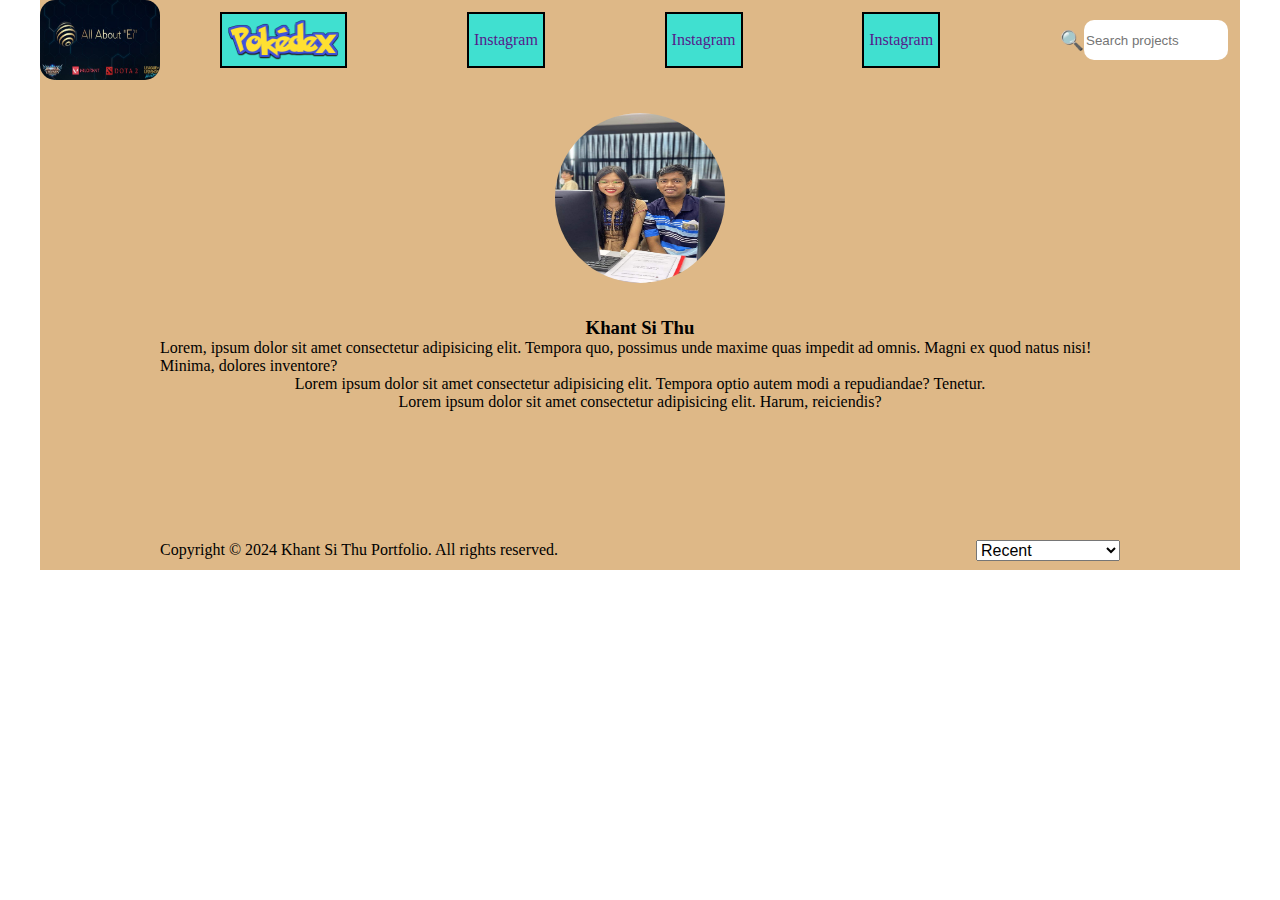
<file: index.html>
<!DOCTYPE html>
<html lang="en">

<head>
    <meta charset="UTF-8">
    <meta name="viewport" content="width=device-width, initial-scale=1.0">
    <link rel="stylesheet" href="portfolio.css">
    <title>My Portfolio</title>
</head>

<body>
    <div class="container">
        <div class="navibar">
            <div class="logo">
                <img src="images/all about ei.jpg" alt="">
            </div>
            <div class="contact">
                <a href="pokedex.html"><img src="images/pokedexlogo.png" alt=""></a>
                <a href="">Instagram</a>
                <a href="">Instagram</a>
                <a href="">Instagram</a>
            </div>
            <div class="search">
                <p class="icon">🔍</p>
                <input type="text" placeholder="Search projects">
            </div>
        </div>

        <div class="profilebox">
            <div class="profileimg">
                <img src="images/received_1743906599341380_1.jpg" alt="">
            </div>
            <div class="profiledescription">
                <h3>Khant Si Thu</h3>
                <p>Lorem, ipsum dolor sit amet consectetur adipisicing elit. Tempora quo, possimus unde maxime quas
                    impedit ad omnis. Magni ex quod natus nisi! Minima, dolores inventore?</p>
                    <p>Lorem ipsum dolor sit amet consectetur adipisicing elit. Tempora optio autem modi a repudiandae? Tenetur.</p>
                    <p>Lorem ipsum dolor sit amet consectetur adipisicing elit. Harum, reiciendis?</p>
            </div>
        </div>




        <div class="footer">
            <p>Copyright &copy; 2024 Khant Si Thu Portfolio. All rights reserved.</p>

            <select class="select" name="" id="toChoose">
                <option disabled value="">All projects</option>
                <option value="">Recent</option>
                <option value="">Javascript</option>
                <option value="">Web development</option>
            </select>

        </div>
    </div>
  
</body>

</html>
</file>
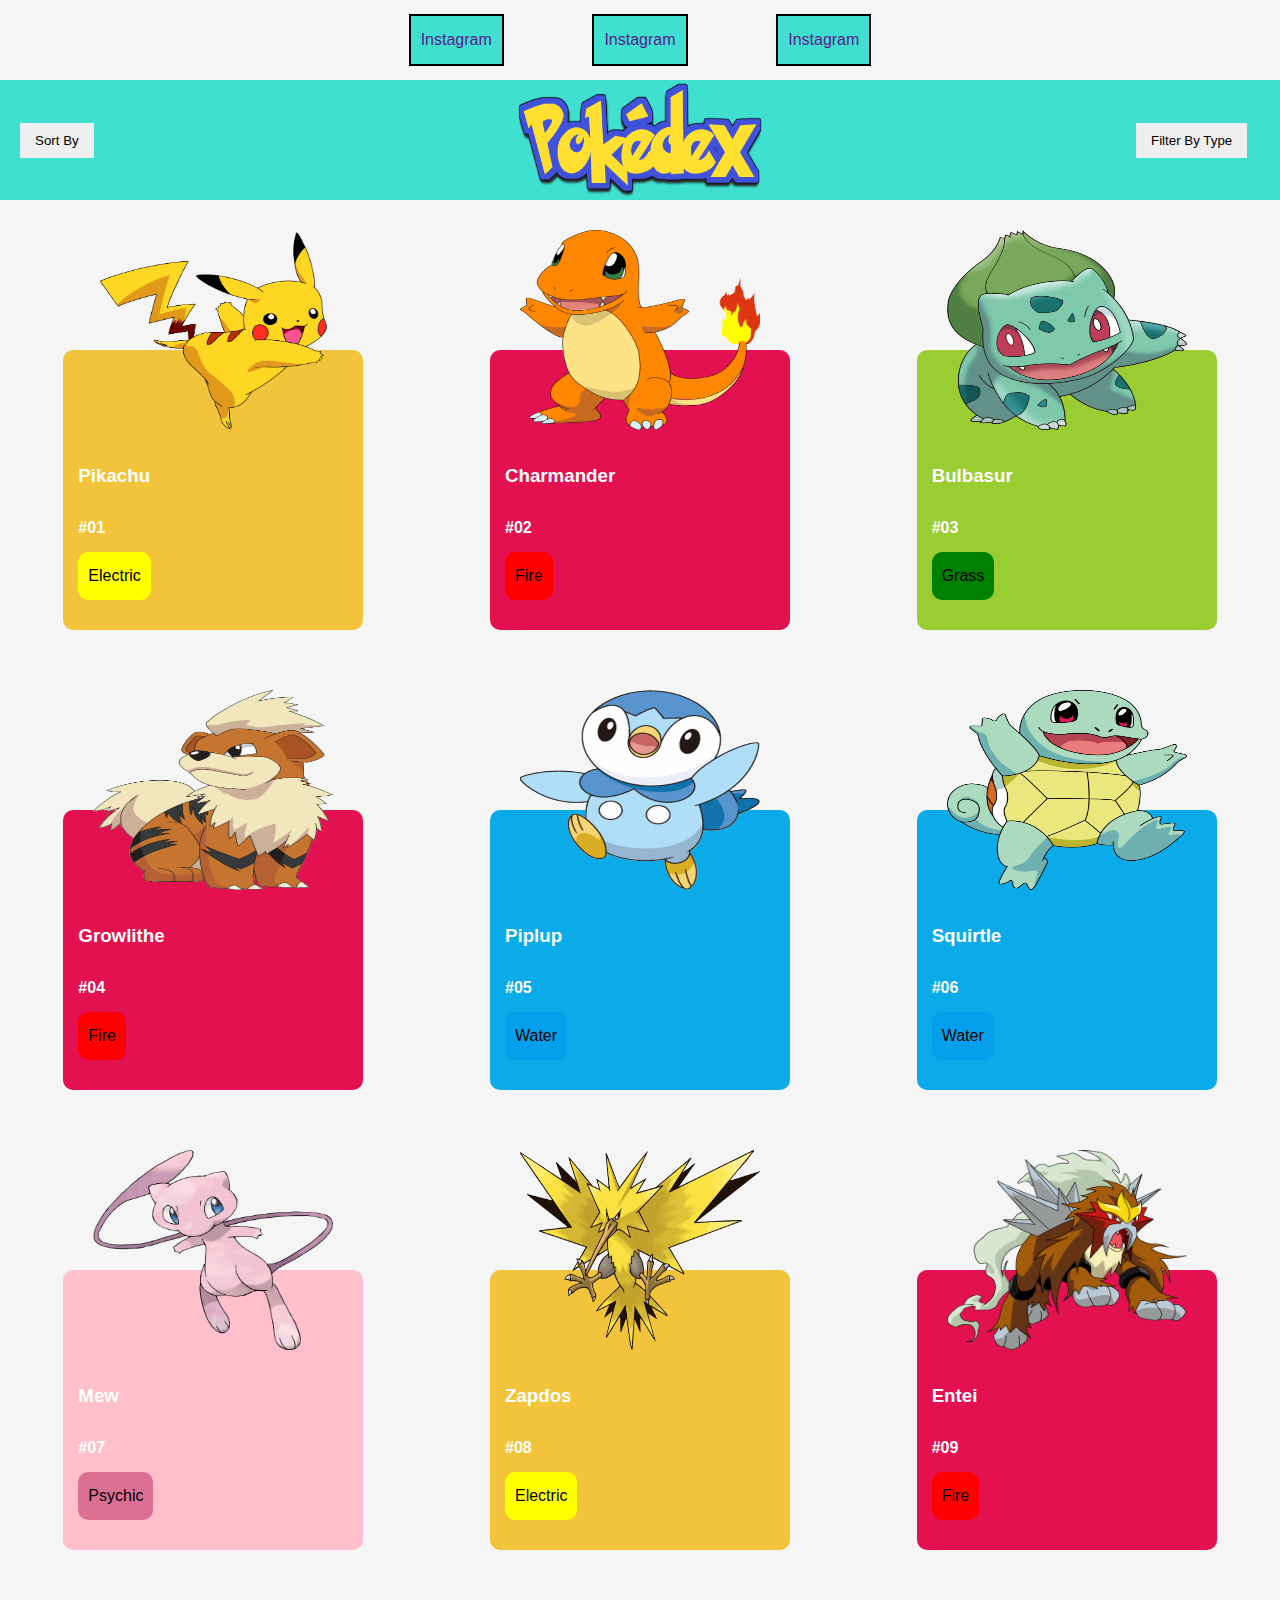
<file: pokedex.html>
<!DOCTYPE html>
<html lang="en">

<head>
    <meta charset="UTF-8">
    <meta name="viewport" content="width=device-width, initial-scale=1.0">
    <link rel="stylesheet" href="pokedex.css">

    <title>The Pokedex</title>
</head>

<body>
    <div class="container">
        <div class="navibar">
            <div class="logo">
                <a href="index.html"><img class="wh100" src="images/all about ei.jpg" alt=""></a>
            </div>
            <div class="contact">
                <a href="">Instagram</a>
                <a href="">Instagram</a>
                <a href="">Instagram</a>
            </div>
            <div class="search">
                <p class="icon">🔍</p>
                <input type="text" placeholder="Search projects">
            </div>
        </div>

        <div class="pokedexlogo">
            <div class="dropdown">
                <button class="dropbtn">Sort By </button>
                <div class="dropdown-content">

                    <a href="">Pokemon Number</a>
                    <a href="">Alphabetically(A-Z)</a>
                    <a href="">Alphabetically(Z-A)</a>
                </div>

            </div>

            <div class="dexlogo"><img src="images/pokedexlogo.png" alt=""></div>
            <div class="dropdown">
                <button class="dropbtn">Filter By Type </button>
                <div class="dropdown-content">

                    <a class="firet" href="">Fire</a>
                    <a class="watert" href="">Water</a>
                    <a class="electrict" href="">Electric</a>
                    <a class="grasst" href="">Grass</a>
                </div>

            </div>
        </div>
        <div class="main">
            <div class="row">
                <div class="pokebox">
                    <div class="pokemon"><img class="wh100" src="images/pikachu.png" alt=""></div>
                    <div class="pokedetail electric">
                        <h3>Pikachu</h3>
                        <h4>#01</h4>
                        <p class="type electrict">Electric</p>  
                    </div>
                </div>

                <div class="pokebox">
                    <div class="pokemon"><img class="wh100" src="images/charmandar.png" alt=""></div>
                    <div class="pokedetail fire">
                        <h3>Charmander</h3>
                        <h4>#02</h4>
                        <p class="type firet">Fire</p>
                    </div>
                </div>
                <div class="pokebox">
                    <div class="pokemon"><img class="wh100" src="images/Bulbasur.png" alt=""></div>
                    <div class="pokedetail grass">
                        <h3>Bulbasur</h3>
                        <h4>#03</h4>
                        <p class="type grasst">Grass</p>
                    </div>
                </div>
            </div>

            <div class="row">
                <div class="pokebox">
                    <div class="pokemon"><img class="wh100" src="images/Growlithe.png" alt=""></div>
                    <div class="pokedetail fire">
                        <h3>Growlithe</h3>
                        <h4>#04</h4>
                        <p class="type firet">Fire</p>
                    </div>
                </div>

                <div class="pokebox">
                    <div class="pokemon"><img class="wh100" src="images/Piplup.png" alt=""></div>
                    <div class="pokedetail water">
                        <h3>Piplup</h3>
                        <h4>#05</h4>
                        <p class="type watert">Water</p>
                    </div>
                </div>
                <div class="pokebox">
                    <div class="pokemon"><img class="wh100" src="images/Squirtle.png" alt=""></div>
                    <div class="pokedetail water">
                        <h3>Squirtle</h3>
                        <h4>#06</h4>
                        <p class="type watert">Water</p>
                    </div>
                </div>
            </div>


            <div class="row">
                <div class="pokebox">
                    <div class="pokemon"><img class="wh100" src="images/Mew.png" alt=""></div>
                    <div class="pokedetail psychic">
                        <h3>Mew</h3>
                        <h4>#07</h4>
                        <p class="type psychict ">Psychic</p>
                    </div>
                </div>

                <div class="pokebox">
                    <div class="pokemon"><img class="wh100" src="images/Zapdos.png" alt=""></div>
                    <div class="pokedetail electric">
                        <h3>Zapdos</h3>
                        <h4>#08</h4>
                        <p class="type electrict">Electric</p>
                    </div>
                </div>
                <div class="pokebox">
                    <div class="pokemon"><img class="wh100" src="images/Entei.png" alt=""></div>
                    <div class="pokedetail fire">
                        <h3>Entei</h3>
                        <h4>#09</h4>
                        <p class="type firet">Fire</p>
                    </div>
                </div>
            </div>


        </div>
        <div class="footer">
            <iframe width="480" height="270" src="https://www.youtube.com/embed/w7XdPcOz_4w?si=zdJAK85raAFA4QNM" title="YouTube video player" frameborder="0" allow="accelerometer; autoplay; clipboard-write; encrypted-media; gyroscope; picture-in-picture; web-share" allowfullscreen></iframe>
        </div>
    </div>
</body>

</html>
</file>
<file: portfolio.css>
* {
    box-sizing: border-box;
    margin: 0px;
}

.container {
    max-width: 1200px;
    margin: 0 auto;
    height: fit-content;
    /* display: flex;
    flex-direction: column;
    justify-content: center; */
    background-color: burlywood;
}

.navibar {
    position: relative;
    display: flex;
    flex-direction: row;
    width: 100%;
    height: 80px;
    justify-content: space-between;
    align-items: center;
    position: sticky;
    top: 0;
}

.logo {
    left: 0;
    position: absolute;
    border-radius: 15px;
    width: 10%;
    height: 100%;
    overflow: hidden;
    /* background-color: blue; */
}

.logo img {
    height: 100%;
    width: 100%;
}

.contact {
    position: absolute;
    left: 10%;
    right: 20%;
    height: 100%;
    width: 70%;
    align-items: center;
    justify-content: space-around;
    display: flex;
    /* background-color: black; */
   
}

.icon {
    
    font-size: larger;

}

.search {
    align-items: center;
    right: 0;
    position: absolute;
    width: 15%;
    border: none;
    display: flex;
    flex-direction: row;
    
    /* background-color: green; */
}

.search input {
    width: 80%;
    height: 40px;
    border: none;
    /* background-color: white; */
    border-radius: 10px;
}

.search:hover {
    width: 20%;
    transition: 1s;
}

.contact a {
    align-items: center;
    display: flex;
    height: 70%;
    text-decoration: none;
    border: 2px solid black;
    padding: 5px 5px;
    background-color: turquoise;
    /* border-radius: 10px; */
}
.contact img{
    height: 100%;
    width: 100%;
}

@media (max-width: 928px) {
    .search {
        display: none;
    }

    .contact {
        position: static;
        width: 65%;
    }

    .navibar {
        justify-content: center;
    }

    .contact a {

        padding: 8px 4px;
        border-radius: 0%;

    }

    .logo {
        display: none;
        
    }


}

.profilebox {
    display: flex;
    flex-direction: column;
    /* background-color: black; */
    justify-content: space-evenly;
    width: 80%;
    height: 450px;
    margin: 0 auto;
}

.profileimg {
    height: 170px;
    width: 170px;
    border-radius: 50%;
    overflow: hidden;
    align-items: center;
    margin: 0 auto;

}

.profileimg>img {
    width: 100%;
    height: 100%;

}

.profiledescription {
    display: flex;
    flex-direction: column;
    align-items: center;
    height: 40%;
    width: 100%;
   
    
    /* background-color: beige; */
}

.footer {
    margin: 0 auto;
    width: 80%;
    height: 40px;
    display: flex;
    flex-direction: row;
    justify-content: space-between;
    align-items: center;
}

.footer p {
    width: 70%;
}

.select {
    width: 15%;
    align-items: center;
    font-size: 16px;
    font-family: 'Segoe UI', Tahoma, Geneva, Verdana, sans-serif;
    /* border: none; */
}
</file>
<file: pokedex.css>
* {
    box-sizing: border-box;
    margin: 0px;
    font-family: 'Lucida Sans', 'Lucida Sans Regular', 'Lucida Grande', 'Lucida Sans Unicode', Geneva, Verdana, sans-serif;

}

.container {
    max-width: 1280px;
    margin: 0 auto;
    height: fit-content;
    background-color: whitesmoke;

}

.navibar {

    display: flex;
    flex-direction: row;
    width: 100%;
    height: 80px;
    justify-content: space-evenly;
    /* background-color: turquoise; */
}

.logo {

    border-radius: 15px;
    width: 10%;
    height: 100%;
    overflow: hidden;
    background-color: blue;
}

.contact {
    height: 100%;
    width: 40%;
    align-items: center;
    justify-content: space-evenly;
    display: flex;

    /* background-color: black; */
}

.contact a {
    display: flex;
    text-decoration: none;
    border: 2px solid black;
    padding: 15px 10px;
    background-color: turquoise;

}

.icon {
    font-size: larger;
}

.search {

    width: 20%;
    border: none;
    display: flex;
    flex-direction: row;
    align-items: center;
    /* background-color: green; */
}

.search input {
    width: 80%;
    height: 40px;
    border: none;
    /* background-color: white; */
    border-radius: 10px;
}

.search:hover {
    box-shadow: inset;
    transition: 1s;
}


.pokedexlogo {
    position: sticky;
    top: 0;
    padding: 0px 20px;
    height: 120px;
    width: 100%;
    display: flex;
    justify-content: space-between;
    background-color: turquoise;
    align-items: center;
    z-index: 2;
}

.dexlogo {
    width: 20%;
    height: 100%;
}

.dexlogo img {
    height: 100%;
    width: 100%;
}

/* Drop down Group */
.dropdown {
    width: 10%;
    position: relative;
    display: inline-block;
}

.dropbtn {
    padding: 10px 15px;
    border: none;
}

.dropdown-content {
    left: 0;
    width: fit-content;
   background-color: whitesmoke;
    display: none;
    position: absolute;
    z-index: 1;
 
}
.dropdown:hover .dropdown-content {
    justify-content: left;
    display: block;
}

.dropdown-content a {
    width: 100%;
    text-align: center;
    padding: 10px;
    text-decoration: none;
    display: block;
    cursor: pointer;
}

.dropdown-content a:hover {
    background-color: skyblue;
}

/* Drop down Group */


.main {
    width: 100%;
    height: fit-content;
    display: flex;
    flex-direction: column;
    justify-content: space-between;
    /* background-color: gray; */
}

.row {
    display: flex;
    flex-direction: row;
    justify-content: space-around;

}

.pokebox {
    margin: 30px auto;
    height: 450px;
    width: 300px;
    position: relative;
    /* background-color: green; */
    display: flex;
    flex-direction: column;
    justify-content: space-around;
    align-items: center;
}

.pokemon {
    position: absolute;
    top: 0;
    width: 80%;
    height: 50%;
    z-index: 1;
}

.pokedetail {
    position: absolute;
    display: flex;
    flex-direction: column;
    justify-content: flex-end;
    line-height: 3;
    padding: 0px 15px;
    text-align: left;
    bottom: 0;
    width: 100%;
    height: 70%;
    border-radius: 10px;
}

.pokedetail h3 {
    color: white;
}

.pokedetail h4 {
    color: white;
}


/* view port controller */
@media (max-width: 1280px) {

    .logo {
        display: none;
    }

    .contact {
        width: 50%;
    }

    .search {
        display: none;
    }

    .pokebox {

        height: 400px;
        width: 300px;
    }

    .pokemon {
        height: 50%;
    }

    .pokedetail {
        height: 70%;
    }
}

@media (max-width: 430px) {

    .navibar {
        justify-content: center;
    }

    .logo {
        display: none;
    }

    .contact {
        width: 60%;
    }

    .search {
        display: none;
    }

    .pokebox {

        height: 300px;
        width: 150px;
    }

    .pokemon {
        height: 40%;
    }

    .pokedetail {
        height: 60%;
        justify-content: flex-end;
    }
}

/* view port controller */


/* global  style for pokemons */
.wh100 {
    height: 100%;
    width: 100%;
}

.electric {
    background-color: rgb(241, 196, 59);
}

.fire {
    background-color: rgb(228, 17, 80);
}

.water {
    background-color: rgb(11, 171, 234);
}

.grass {
    background-color: yellowgreen;
}
.psychic{
    background-color: pink;
}
/* pokemon type description color */
.electrict {
    background-color: yellow;
}

.firet {
    background-color: red
}

.watert {
    background-color: rgb(5, 159, 235);
}

.grasst {
    background-color: green;
}
.psychict{
    background-color: palevioletred;
}
.type {
    width: fit-content;
    padding: 0px 10px;
    border-radius: 10px;
    margin-bottom: 30px;
}
</file>
